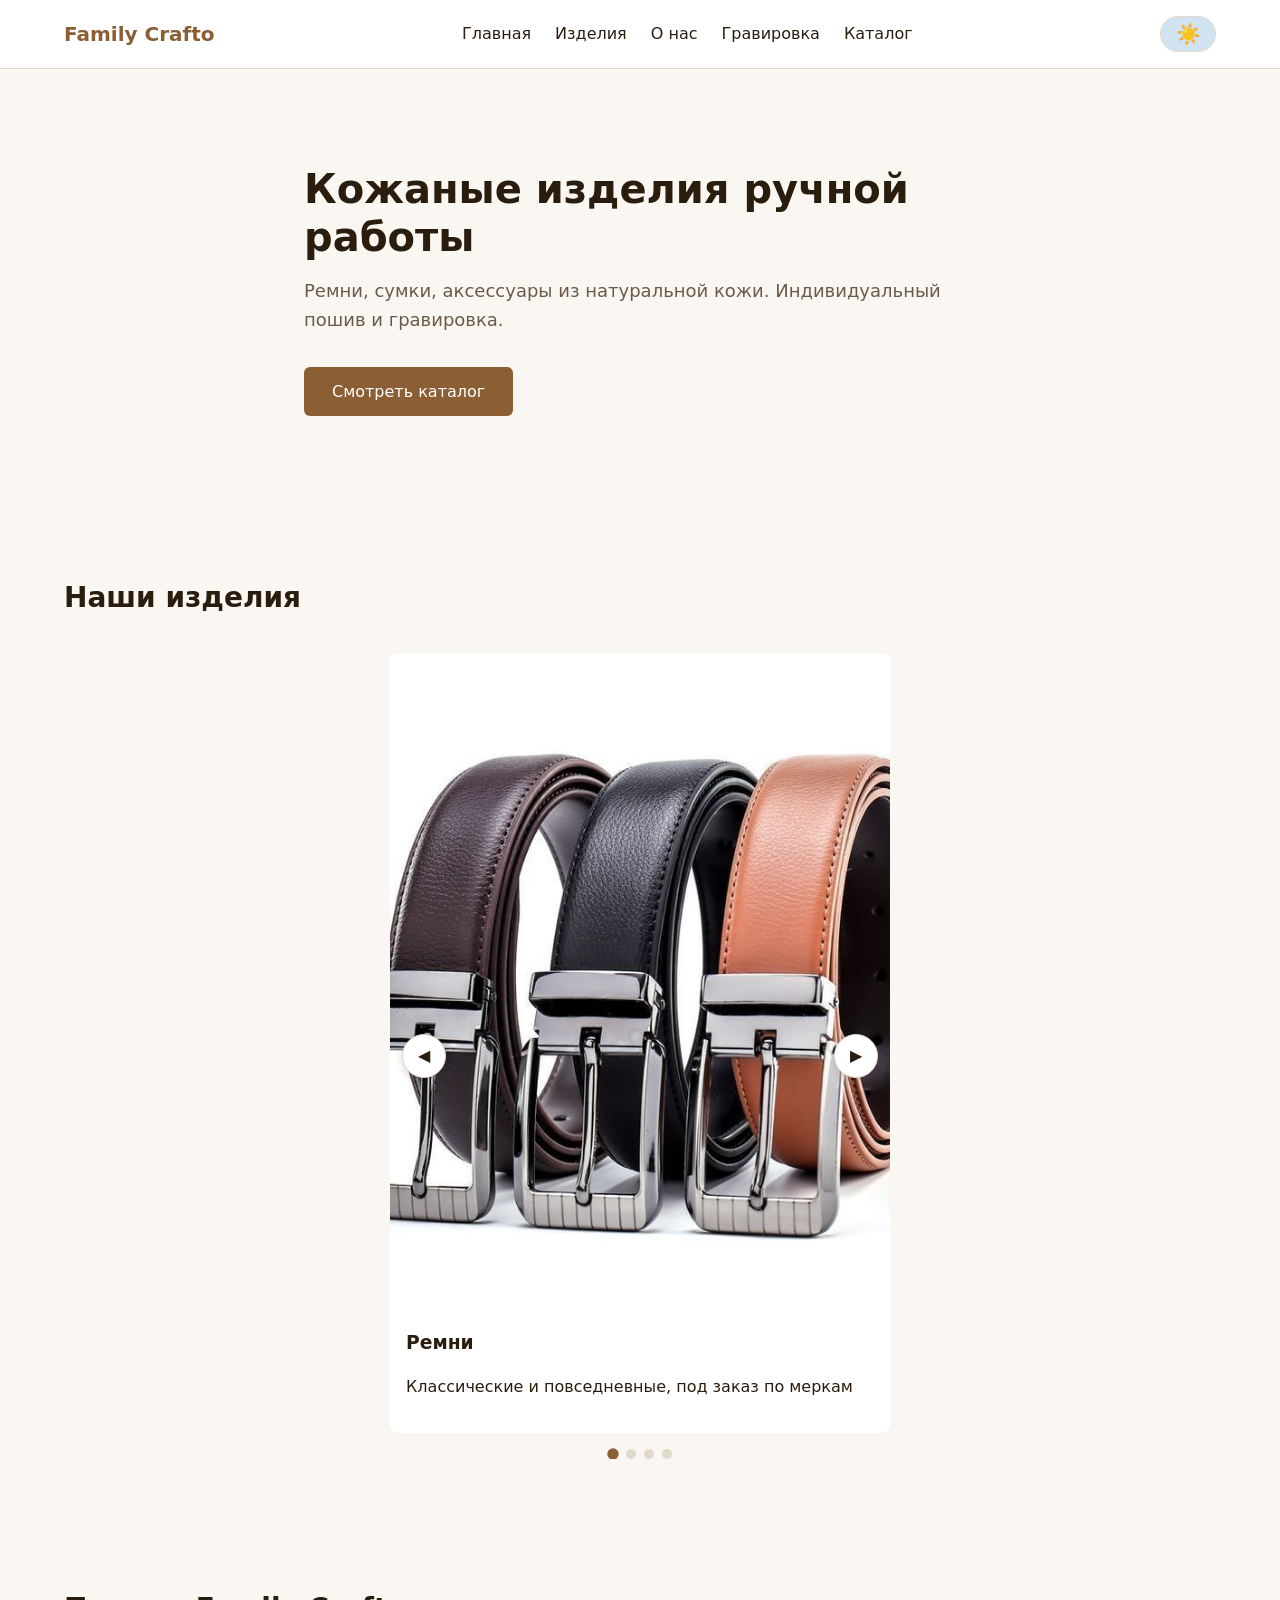
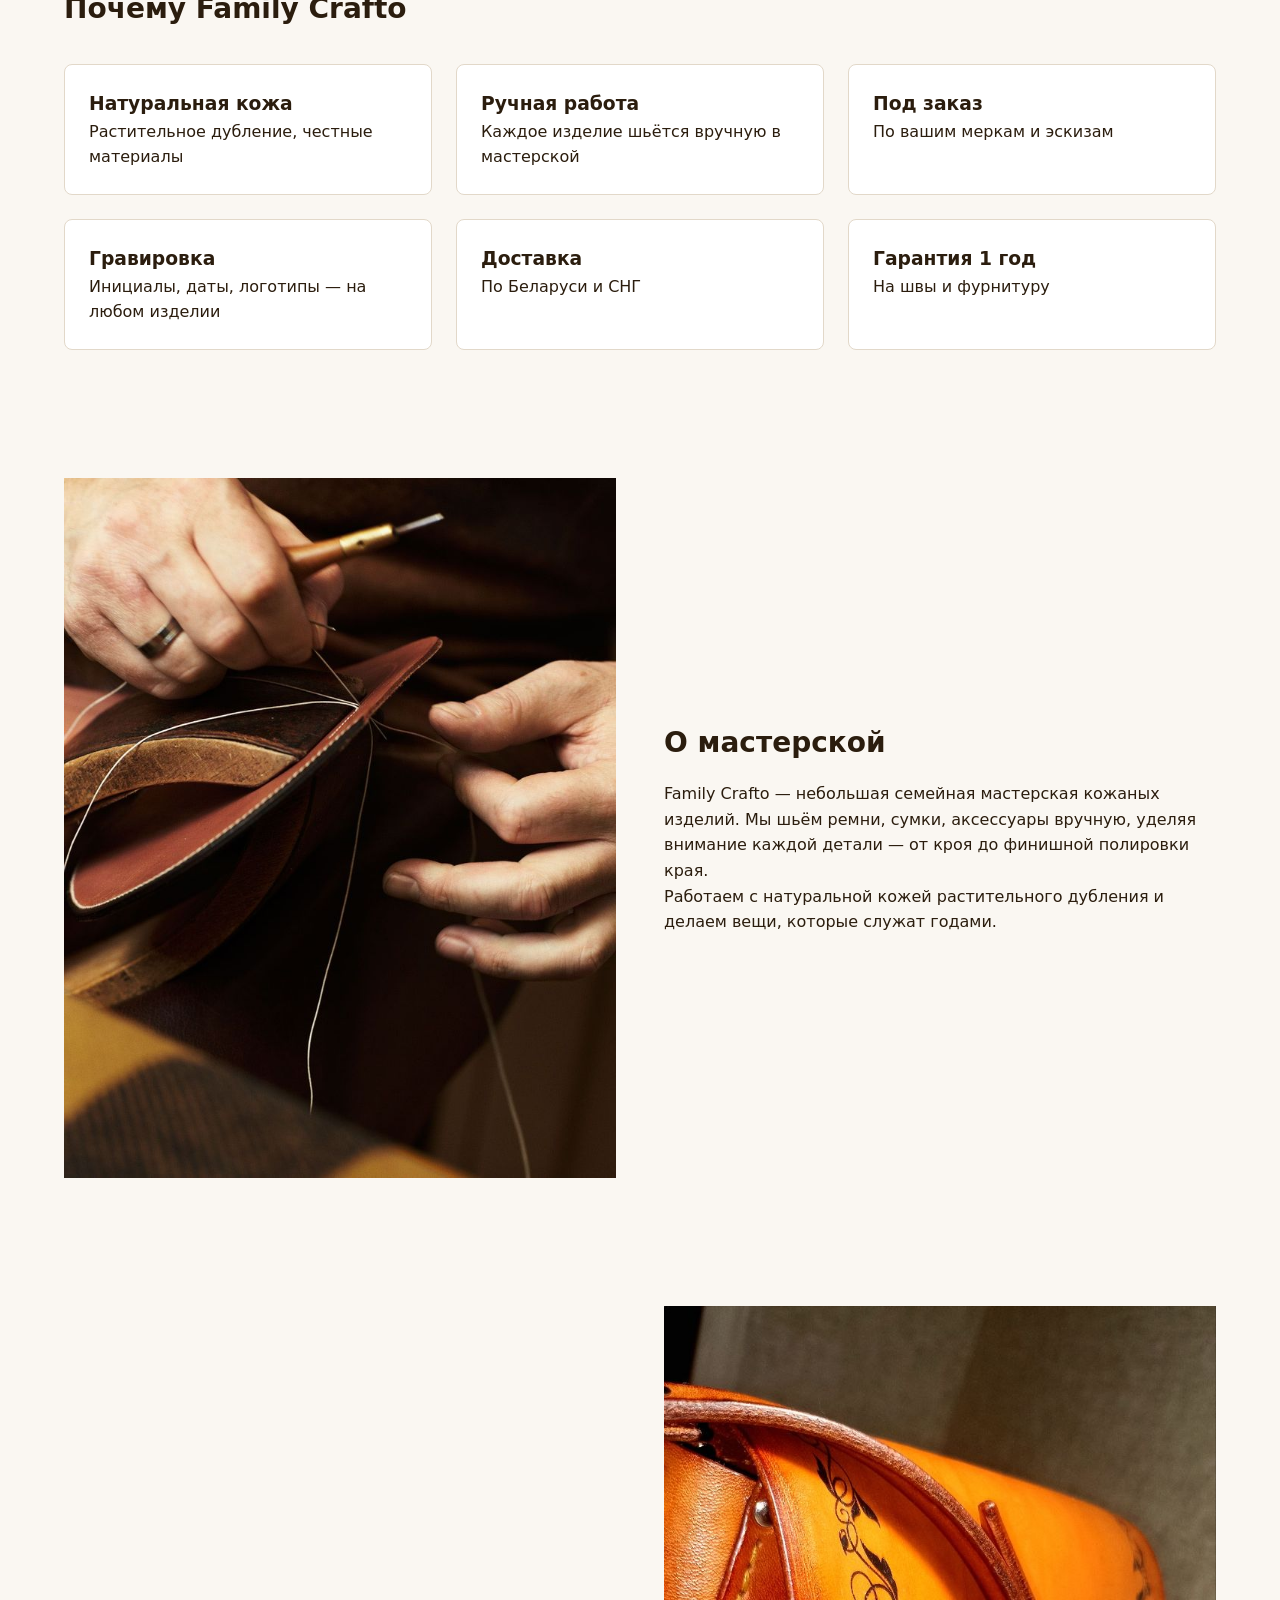
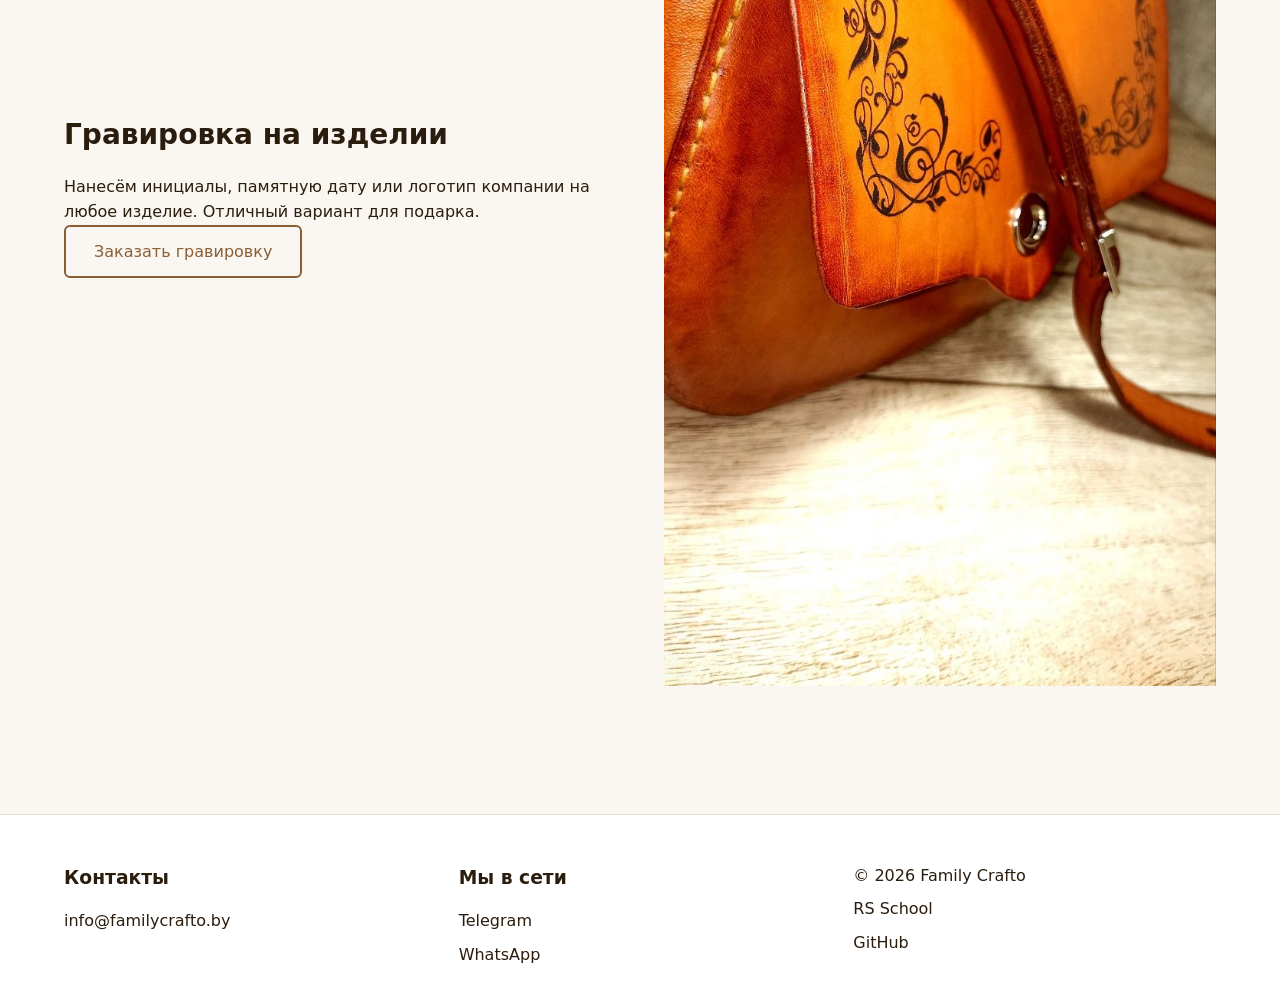
<file: index.html>
<!DOCTYPE html>
<html lang="ru">
<head>
    <meta charset="UTF-8">
    <meta name="viewport" content="width=device-width, initial-scale=1.0">
    <title>Family Crafto — кожаные изделия ручной работы</title>
    <link rel="icon" href="images/favicon.ico" type="image/x-icon">
    <link rel="stylesheet" href="css/themes.css">
    <link rel="stylesheet" href="css/style.css">
    <script src="js/theme.js" defer></script>
</head>
<body>

    <header class="header">
        <div class="container header__inner">
            <a href="index.html" class="logo">Family Crafto</a>

            <nav class="nav" aria-label="Основная навигация">
                <ul class="nav__list">
                    <li><a href="#hero">Главная</a></li>
                    <li><a href="#products">Изделия</a></li>
                    <li><a href="#benefits">О нас</a></li>
                    <li><a href="#engraving">Гравировка</a></li>
                    <li><a href="catalog.html">Каталог</a></li>
                </ul>
            </nav>

            <button class="theme-toggle" type="button" aria-label="Переключить тему">
                <span class="theme-toggle__icon theme-toggle__icon--sun" aria-hidden="true">☀️</span>
                <span class="theme-toggle__icon theme-toggle__icon--moon" aria-hidden="true">🌙</span>
            </button>

            <button class="burger" type="button" aria-label="Открыть меню">
                <span></span><span></span><span></span>
            </button>
        </div>
    </header>

    <main>
        <section class="hero" id="hero">
            <div class="container hero__inner">
                <h1>Кожаные изделия ручной работы</h1>
                <p>Ремни, сумки, аксессуары из натуральной кожи. Индивидуальный пошив и гравировка.</p>
                <a href="catalog.html" class="btn">Смотреть каталог</a>
            </div>
        </section>

        <section class="products-slider" id="products">
            <div class="container">
                <h2>Наши изделия</h2>
                <div class="slider">
                    <ul class="slider__track">
                        <li class="slide">
                            <img src="images/remen.jpg" alt="Кожаный ремень ручной работы">
                            <h3>Ремни</h3>
                            <p>Классические и повседневные, под заказ по меркам</p>
                        </li>
                        <li class="slide">
                            <img src="images/sum4.jpg" alt="Кожаная сумка ручной работы">
                            <h3>Сумки</h3>
                            <p>Шоперы, кросс-боди, тоуты из натуральной кожи</p>
                        </li>
                        <li class="slide">
                            <img src="images/cart4.jpg" alt="Кожаный кошелёк ручной работы">
                            <h3>Кошельки</h3>
                            <p>Тонкие, классические и портмоне из натуральной кожи</p>
                        </li>
                        <li class="slide">
                            <img src="images/cosel4.jpg" alt="Кожаная папка для документов">
                            <h3>Аксессуары</h3>
                            <p>Для документов, ноутбука и картхолдеры</p>
                        </li>
                    </ul>

                    <button class="slider__btn slider__btn--prev" type="button" aria-label="Предыдущий слайд">
                        <span aria-hidden="true">◀</span>
                    </button>
                    <button class="slider__btn slider__btn--next" type="button" aria-label="Следующий слайд">
                        <span aria-hidden="true">▶</span>
                    </button>

                    <div class="slider__dots">
                        <button class="dot dot--active" type="button" aria-label="Слайд 1"></button>
                        <button class="dot" type="button" aria-label="Слайд 2"></button>
                        <button class="dot" type="button" aria-label="Слайд 3"></button>
                        <button class="dot" type="button" aria-label="Слайд 4"></button>
                    </div>
                </div>
            </div>
        </section>

        <section class="benefits" id="benefits">
            <div class="container">
                <h2>Почему Family Crafto</h2>
                <ul class="benefits__grid">
                    <li class="benefit-card">
                        <h3>Натуральная кожа</h3>
                        <p>Растительное дубление, честные материалы</p>
                    </li>
                    <li class="benefit-card">
                        <h3>Ручная работа</h3>
                        <p>Каждое изделие шьётся вручную в мастерской</p>
                    </li>
                    <li class="benefit-card">
                        <h3>Под заказ</h3>
                        <p>По вашим меркам и эскизам</p>
                    </li>
                    <li class="benefit-card">
                        <h3>Гравировка</h3>
                        <p>Инициалы, даты, логотипы — на любом изделии</p>
                    </li>
                    <li class="benefit-card">
                        <h3>Доставка</h3>
                        <p>По Беларуси и СНГ</p>
                    </li>
                    <li class="benefit-card">
                        <h3>Гарантия 1 год</h3>
                        <p>На швы и фурнитуру</p>
                    </li>
                </ul>
            </div>
        </section>

        <section class="about" id="about">
            <div class="container about__inner">
                <img src="images/der.jpg" alt="Мастер Family Crafto за работой">
                <div class="about__text">
                    <h2>О мастерской</h2>
                    <p>Family Crafto — небольшая семейная мастерская кожаных изделий. Мы шьём ремни, сумки, аксессуары вручную, уделяя внимание каждой детали — от кроя до финишной полировки края.</p>
                    <p>Работаем с натуральной кожей растительного дубления и делаем вещи, которые служат годами.</p>
                </div>
            </div>
        </section>

        <section class="engraving" id="engraving">
            <div class="container engraving__inner">
                <div class="engraving__text">
                    <h2>Гравировка на изделии</h2>
                    <p>Нанесём инициалы, памятную дату или логотип компании на любое изделие. Отличный вариант для подарка.</p>
                    <a href="catalog.html" class="btn btn--outline">Заказать гравировку</a>
                </div>
                <img src="images/grav3.jpg" alt="Пример гравировки инициалов на коже">
            </div>
        </section>
    </main>

    <footer class="footer">
        <div class="container footer__inner">
            <div class="footer__col">
                <h3>Контакты</h3>
                <a href="mailto:info@familycrafto.by">info@familycrafto.by</a>
            </div>

            <div class="footer__col">
                <h3>Мы в сети</h3>
                <a href="https://t.me/family_crafto" target="_blank" rel="noopener">Telegram</a>
                <a href="https://wa.me/375291234567" target="_blank" rel="noopener">WhatsApp</a>
            </div>

            <div class="footer__col">
                <p>© 2026 Family Crafto</p>
                <a href="https://rs.school/courses/javascript" target="_blank" rel="noopener">RS School</a>
                <a href="https://github.com/Kalanho" target="_blank" rel="noopener" class="footer__link">GitHub</a>
            </div>
        </div>
    </footer>

    <script src="js/burger.js"></script>
    <script src="js/slider.js"></script>
</body>
</html>
</file>
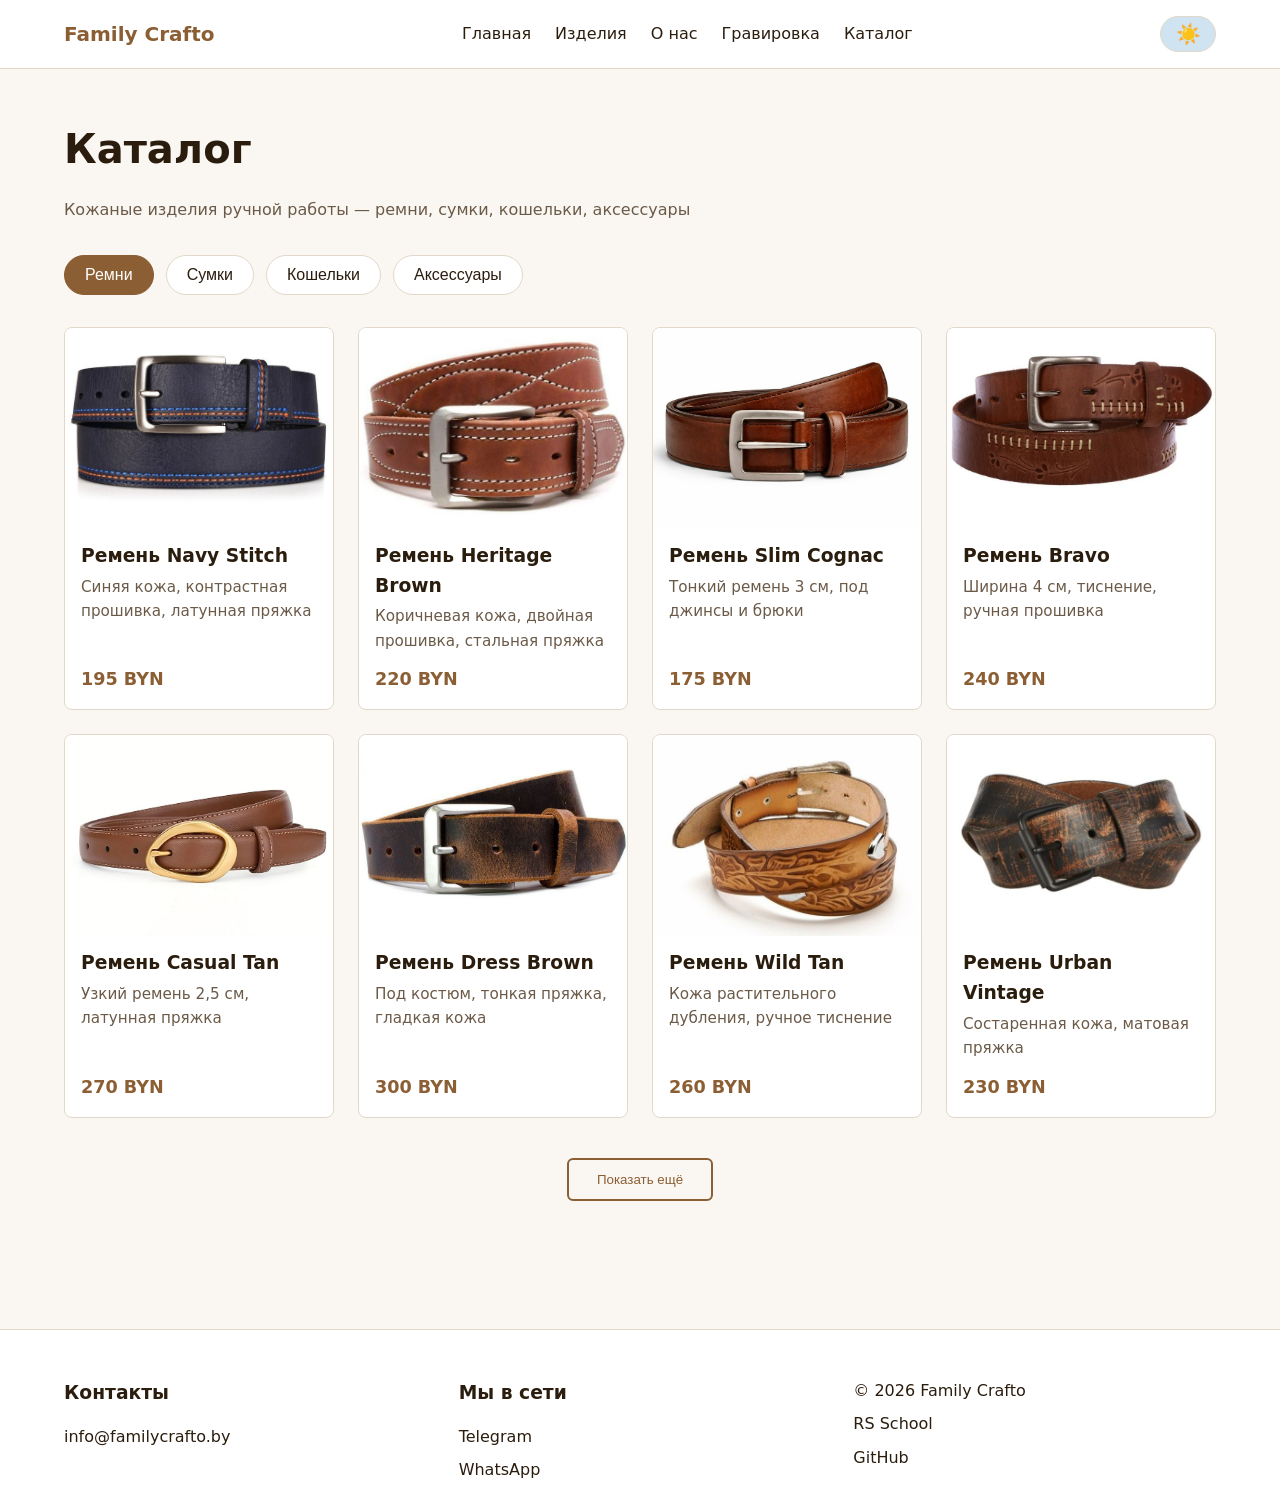
<file: catalog.html>
<!DOCTYPE html>
<html lang="ru">
<head>
    <meta charset="UTF-8">
    <meta name="viewport" content="width=device-width, initial-scale=1.0">
    <title>Каталог — Family Crafto</title>
    <link rel="icon" href="images/favicon.ico" type="image/x-icon">
    <link rel="stylesheet" href="css/themes.css">
    <link rel="stylesheet" href="css/style.css">
    <script src="js/theme.js" defer></script>
</head>
<body>

    <header class="header">
        <div class="container header__inner">
            <a href="index.html" class="logo">Family Crafto</a>

            <nav class="nav" aria-label="Основная навигация">
                <ul class="nav__list">
                    <li><a href="index.html#hero">Главная</a></li>
                    <li><a href="index.html#products">Изделия</a></li>
                    <li><a href="index.html#benefits">О нас</a></li>
                    <li><a href="index.html#engraving">Гравировка</a></li>
                    <li><a href="catalog.html">Каталог</a></li>
                </ul>
            </nav>

            <button class="theme-toggle" type="button" aria-label="Переключить тему">
                <span class="theme-toggle__icon theme-toggle__icon--sun" aria-hidden="true">☀️</span>
                <span class="theme-toggle__icon theme-toggle__icon--moon" aria-hidden="true">🌙</span>
            </button>

            <button class="burger" type="button" aria-label="Открыть меню">
                <span></span><span></span><span></span>
            </button>
        </div>
    </header>

    <main class="catalog">
        <div class="container">
            <h1>Каталог</h1>
            <p class="catalog__subtitle">Кожаные изделия ручной работы — ремни, сумки, кошельки, аксессуары</p>

            <div class="categories" role="tablist" aria-label="Категории товаров">
                <button class="category category--active" type="button" data-category="belts">Ремни</button>
                <button class="category" type="button" data-category="bags">Сумки</button>
                <button class="category" type="button" data-category="wallets">Кошельки</button>
                <button class="category" type="button" data-category="accessories">Аксессуары</button>
            </div>

            <ul class="products" id="products"></ul>

            <div class="catalog__more">
                <button class="btn btn--outline" id="show-more" type="button">Показать ещё</button>
            </div>
        </div>
    </main>

    <!-- Модальное окно -->
    <div class="modal" id="modal" hidden>
        <div class="modal__overlay" data-close></div>
        <div class="modal__content" role="dialog" aria-modal="true" aria-label="Информация о товаре"></div>
    </div>

    <footer class="footer">
        <div class="container footer__inner">
            <div class="footer__col">
                <h3>Контакты</h3>
                <a href="mailto:info@familycrafto.by">info@familycrafto.by</a>
            </div>

            <div class="footer__col">
                <h3>Мы в сети</h3>
                <a href="https://t.me/family_crafto" target="_blank" rel="noopener">Telegram</a>
                <a href="https://wa.me/375291234567" target="_blank" rel="noopener">WhatsApp</a>
            </div>

            <div class="footer__col">
                <p>© 2026 Family Crafto</p>
                <a href="https://rs.school/js/" target="_blank" rel="noopener">RS School</a>
                <a href="https://github.com/Kalanho" target="_blank" rel="noopener" class="footer__link">GitHub</a>
            </div>
        </div>
    </footer>
    <script type="module" src="js/data.js"></script>
    <script src="js/burger.js"></script>
    <script type="module" src="js/catalog.js"></script>
    <script type="module" src="js/modal.js"></script>
</body>
</html>
</file>
<file: css/themes.css>
:root {
    --bg: #faf7f2;
    --surface: #ffffff;
    --text: #2b1d0e;
    --text-muted: #6b5a48;
    --accent: #8b5e34;
    --accent-hover: #6f4826;
    --border: #e2d8c9;
}

[data-theme="dark"] {
    --bg: #1a1410;
    --surface: #241c15;
    --text: #f0e6d8;
    --text-muted: #b5a48e;
    --accent: #c8925b;
    --accent-hover: #dba872;
    --border: #3a2e22;
}
</file>
<file: css/style.css>
* { box-sizing: border-box; margin: 0; padding: 0; }

html { scroll-behavior: smooth; }

body {
    font-family: system-ui, -apple-system, sans-serif;
    background: var(--bg);
    color: var(--text);
    line-height: 1.6;
    transition: background .3s, color .3s;
}

ul { list-style: none; }
a { color: inherit; text-decoration: none; }
img { max-width: 100%; height: auto; display: block; }

.container {
    width: 100%;
    max-width: 1200px;
    margin: 0 auto;
    padding: 0 24px;
}

/* ===== HEADER ===== */
.header {
    position: sticky; top: 0; z-index: 100;
    background: var(--surface);
    border-bottom: 1px solid var(--border);
}
.header__inner {
    display: flex; align-items: center; justify-content: space-between;
    gap: 24px; padding: 16px 24px;
}
.logo { font-weight: 700; font-size: 1.25rem; color: var(--accent); }

.nav__list { display: flex; gap: 24px; }
.nav__list a { transition: color .2s; }
.nav__list a:hover { color: var(--accent); }

/* ===== THEME TOGGLE ===== */
.theme-toggle {
    position: relative;
    width: 56px;
    height: 36px;
    border-radius: 18px;
    background: #cfe4f0;
    border: 1px solid var(--border);
    cursor: pointer;
    overflow: hidden;
    padding: 0;
    transition: background .5s ease;
}

[data-theme="dark"] .theme-toggle {
    background: #1a2740;
}

.theme-toggle__icon {
    position: absolute;
    top: 50%;
    left: 50%;
    font-size: 20px;
    line-height: 1;
    transition: transform .6s cubic-bezier(.4, 0, .2, 1),
                opacity .4s ease;
    pointer-events: none;
    user-select: none;
}

.theme-toggle__icon--sun {
    transform: translate(-50%, -50%);
    opacity: 1;
}

.theme-toggle__icon--moon {
    transform: translate(-50%, 60%);
    opacity: 0;
}

[data-theme="dark"] .theme-toggle__icon--sun {
    transform: translate(-50%, 60%);
    opacity: 0;
}

[data-theme="dark"] .theme-toggle__icon--moon {
    transform: translate(-50%, -50%);
    opacity: 1;
}

.theme-toggle:hover { transform: scale(1.05); }
.theme-toggle:active { transform: scale(.97); }

/* ===== BURGER (скрыт на десктопе) ===== */
.burger {
    display: none;
    background: none;
    border: none;
    cursor: pointer;
}
.burger span {
    display: block;
    width: 24px;
    height: 2px;
    background: var(--text);
    margin: 4px 0;
}

/* ===== СЕКЦИИ ===== */
section { padding: 64px 0; }

h1 { font-size: 2.5rem; margin-bottom: 16px; }
h2 { font-size: 1.75rem; margin-bottom: 16px; }

.btn {
    display: inline-block; padding: 12px 28px;
    background: var(--accent); color: #fff;
    border-radius: 6px; border: none; cursor: pointer;
    transition: background .2s, transform .2s;
}
.btn:hover { background: var(--accent-hover); transform: translateY(-2px); }
.btn--outline { background: transparent; color: var(--accent); border: 2px solid var(--accent); }
.btn--outline:hover { background: var(--accent); color: #fff; }

/* ===== BENEFITS ===== */
.benefits__grid {
    display: grid;
    grid-template-columns: repeat(3, 1fr);
    gap: 24px;
    margin-top: 32px;
}
.benefit-card {
    background: var(--surface);
    border: 1px solid var(--border);
    padding: 24px;
    border-radius: 8px;
}

/* ===== PRODUCTS (каталог) ===== */
.products {
    display: grid;
    grid-template-columns: repeat(4, 1fr);
    gap: 24px;
    margin: 32px 0;
}
.product-card {
    background: var(--surface);
    border: 1px solid var(--border);
    border-radius: 8px;
    overflow: hidden;
    transition: transform .3s, box-shadow .3s;
    display: flex;
    flex-direction: column;
}
.product-card:hover {
    transform: translateY(-4px);
    box-shadow: 0 8px 24px rgba(0,0,0,.12);
}
.product-card img {
    aspect-ratio: 4 / 3;
    object-fit: cover;
    width: 100%;
}
.product-card h3 { padding: 12px 16px 4px; margin: 0; }
.product-card p {
    padding: 0 16px;
    margin: 0;
    flex-grow: 1;
    color: var(--text-muted);
    font-size: .95rem;
}
.product-card__price {
    padding: 12px 16px 16px;
    margin-top: auto;
    color: var(--accent);
    font-weight: 700;
    font-size: 1.1rem;
}

/* ===== SLIDER ===== */
.slider {
    position: relative;
    overflow: hidden;
    margin: 32px auto 0;
    max-width: 500px;
}

.slider__track {
    display: flex;
    gap: 24px;
    transition: transform .5s cubic-bezier(.4, 0, .2, 1);
}

.slide {
    flex: 0 0 100%;
    background: var(--surface);
    border-radius: 8px;
    overflow: hidden;
}

.slide img {
    width: 100%;
    aspect-ratio: 3 / 4;
    object-fit: cover;
}

.slide h3,
.slide p {
    padding: 8px 16px;
}

.slider__btn {
    position: absolute;
    top: 50%;
    transform: translateY(-50%);
    width: 44px;
    height: 44px;
    border-radius: 50%;
    background: var(--surface);
    color: var(--text);
    border: 1px solid var(--border);
    cursor: pointer;
    font-size: 1rem;
    display: flex;
    align-items: center;
    justify-content: center;
    z-index: 2;
    box-shadow: 0 2px 8px rgba(0, 0, 0, .15);
    transition: background .25s, color .25s, transform .25s, border-color .25s;
}

.slider__btn:hover {
    background: var(--accent);
    color: #fff;
    border-color: var(--accent);
    transform: translateY(-50%) scale(1.08);
}

.slider__btn:active {
    transform: translateY(-50%) scale(.95);
}

.slider__btn--prev { left: 12px; }
.slider__btn--next { right: 12px; }

.slider__dots {
    display: flex;
    gap: 8px;
    justify-content: center;
    margin-top: 16px;
}

.dot {
    width: 10px;
    height: 10px;
    border-radius: 50%;
    background: var(--border);
    border: none;
    cursor: pointer;
    transition: background .25s, transform .25s;
}
.dot:hover {
    background: var(--accent);
    transform: scale(1.2);
}
.dot--active {
    background: var(--accent);
    transform: scale(1.15);
}

/* ===== ABOUT / ENGRAVING ===== */
.about__inner, .engraving__inner {
    display: grid;
    grid-template-columns: 1fr 1fr;
    gap: 48px;
    align-items: center;
}

/* ===== FOOTER ===== */
.footer {
    background: var(--surface);
    border-top: 1px solid var(--border);
    padding: 48px 0 24px;
    margin-top: 64px;
}
.footer__inner {
    display: grid;
    grid-template-columns: repeat(3, 1fr);
    gap: 32px;
}
.footer__col {
    display: flex;
    flex-direction: column;
    gap: 8px;
}
.footer__col h3 { margin-bottom: 8px; }
.footer__col a { transition: color .2s; }
.footer__col a:hover { color: var(--accent); }

/* ===== HERO ===== */
.hero { padding: 96px 0; }
.hero__inner { max-width: 720px; }
.hero h1 {
    font-size: 2.5rem;
    margin-bottom: 16px;
    line-height: 1.2;
}
.hero p {
    font-size: 1.125rem;
    color: var(--text-muted);
    margin-bottom: 32px;
}

/* ===== VISUALLY HIDDEN ===== */
.visually-hidden {
    position: absolute;
    width: 1px;
    height: 1px;
    margin: -1px;
    padding: 0;
    overflow: hidden;
    clip: rect(0, 0, 0, 0);
    white-space: nowrap;
    border: 0;
}

/* ===== CATALOG ===== */
.catalog { padding: 48px 0 64px; }

.catalog__subtitle {
    color: var(--text-muted);
    margin-bottom: 32px;
}

.categories {
    display: flex;
    flex-wrap: wrap;
    gap: 12px;
    margin-bottom: 32px;
}

.category {
    padding: 10px 20px;
    background: var(--surface);
    color: var(--text);
    border: 1px solid var(--border);
    border-radius: 24px;
    cursor: pointer;
    transition: background .2s, color .2s, border-color .2s;
    font-size: 1rem;
}
.category:hover {
    border-color: var(--accent);
    color: var(--accent);
}
.category--active {
    background: var(--accent);
    color: #fff;
    border-color: var(--accent);
}

.catalog__more {
    display: flex;
    justify-content: center;
    margin-top: 40px;
}

/* ===== MODAL ===== */
.modal {
    position: fixed;
    inset: 0;
    z-index: 1000;
    display: flex;
    align-items: center;
    justify-content: center;
    padding: 24px;
}

.modal[hidden] { display: none; }

.modal__overlay {
    position: absolute;
    inset: 0;
    background: rgba(0, 0, 0, .6);
    cursor: pointer;
}

.modal__content {
    position: relative;
    background: var(--surface);
    border-radius: 12px;
    padding: 32px;
    max-width: 560px;
    width: 100%;
    max-height: 90vh;
    overflow-y: auto;
    z-index: 1;
    box-shadow: 0 20px 60px rgba(0, 0, 0, .3);
}

.modal__close {
    position: absolute;
    top: 16px;
    right: 16px;
    width: 36px;
    height: 36px;
    border-radius: 50%;
    border: none;
    background: var(--border);
    color: var(--text);
    cursor: pointer;
    font-size: 1.125rem;
    transition: background .2s, transform .2s;
}
.modal__close:hover {
    background: var(--accent);
    color: #fff;
    transform: rotate(90deg);
}

.modal__img {
    width: 100%;
    aspect-ratio: 4 / 3;
    object-fit: cover;
    border-radius: 8px;
    margin-bottom: 16px;
}

.modal__content h2 {
    font-size: 1.5rem;
    margin-bottom: 8px;
}

.modal__params {
    display: flex;
    flex-direction: column;
    gap: 16px;
    margin: 24px 0;
}

.modal__param h4 {
    font-size: .95rem;
    color: var(--text-muted);
    margin-bottom: 8px;
    text-transform: uppercase;
    letter-spacing: .5px;
}

.modal__options {
    display: flex;
    flex-wrap: wrap;
    gap: 8px;
}

.modal__option {
    padding: 8px 16px;
    background: var(--surface);
    color: var(--text);
    border: 1px solid var(--border);
    border-radius: 20px;
    cursor: pointer;
    transition: background .2s, color .2s, border-color .2s;
    font-size: .9rem;
}
.modal__option:hover {
    border-color: var(--accent);
    color: var(--accent);
}
.modal__option--active {
    background: var(--accent);
    color: #fff;
    border-color: var(--accent);
}

.modal__price {
    font-size: 1.125rem;
    padding-top: 16px;
    border-top: 1px solid var(--border);
}
.modal__price strong {
    color: var(--accent);
    font-size: 1.35rem;
}

/* ===== МЕДИАЗАПРОСЫ ===== */

@media (max-width: 1024px) {
    .products { grid-template-columns: repeat(3, 1fr); }
    .benefits__grid { grid-template-columns: repeat(2, 1fr); }
}

@media (max-width: 768px) {
    /* Бургер */
    .burger {
        display: flex;
        flex-direction: column;
        gap: 4px;
        background: none;
        border: none;
        cursor: pointer;
        padding: 8px;
    }
    .burger span {
        display: block;
        width: 24px;
        height: 2px;
        background: var(--text);
        margin: 0;
        transition: transform .3s, opacity .3s;
    }
    .burger--active span:nth-child(1) {
        transform: translateY(6px) rotate(45deg);
    }
    .burger--active span:nth-child(2) {
        opacity: 0;
    }
    .burger--active span:nth-child(3) {
        transform: translateY(-6px) rotate(-45deg);
    }

    /* Выпадающее меню */
    .nav {
        position: fixed;
        top: 68px;
        left: 0;
        right: 0;
        background: var(--surface);
        border-bottom: 1px solid var(--border);
        padding: 24px;
        transform: translateY(-150%);
        transition: transform .35s ease;
        z-index: 99;
        max-height: calc(100vh - 68px);
        overflow-y: auto;
    }
    
    .nav--open {
        transform: translateY(0);
    }
    
    .nav__list {
        flex-direction: column;
        gap: 16px;
    }
  
    .nav__list a {
        display: block;
        padding: 12px 0;
        font-size: 1.125rem;
        border-bottom: 1px solid var(--border);
    }

    /* Остальные правки для мобильных */
    .about__inner, .engraving__inner { grid-template-columns: 1fr; }
    .products { grid-template-columns: repeat(2, 1fr); }
    h1 { font-size: 2rem; }
}

@media (max-width: 480px) {
    .container { padding: 0 16px; }
    .products, .benefits__grid, .footer__inner { grid-template-columns: 1fr; }
    h1 { font-size: 1.75rem; }

    .modal__content { padding: 24px 20px; }
    .modal__content h2 { font-size: 1.25rem; }
}
</file>
